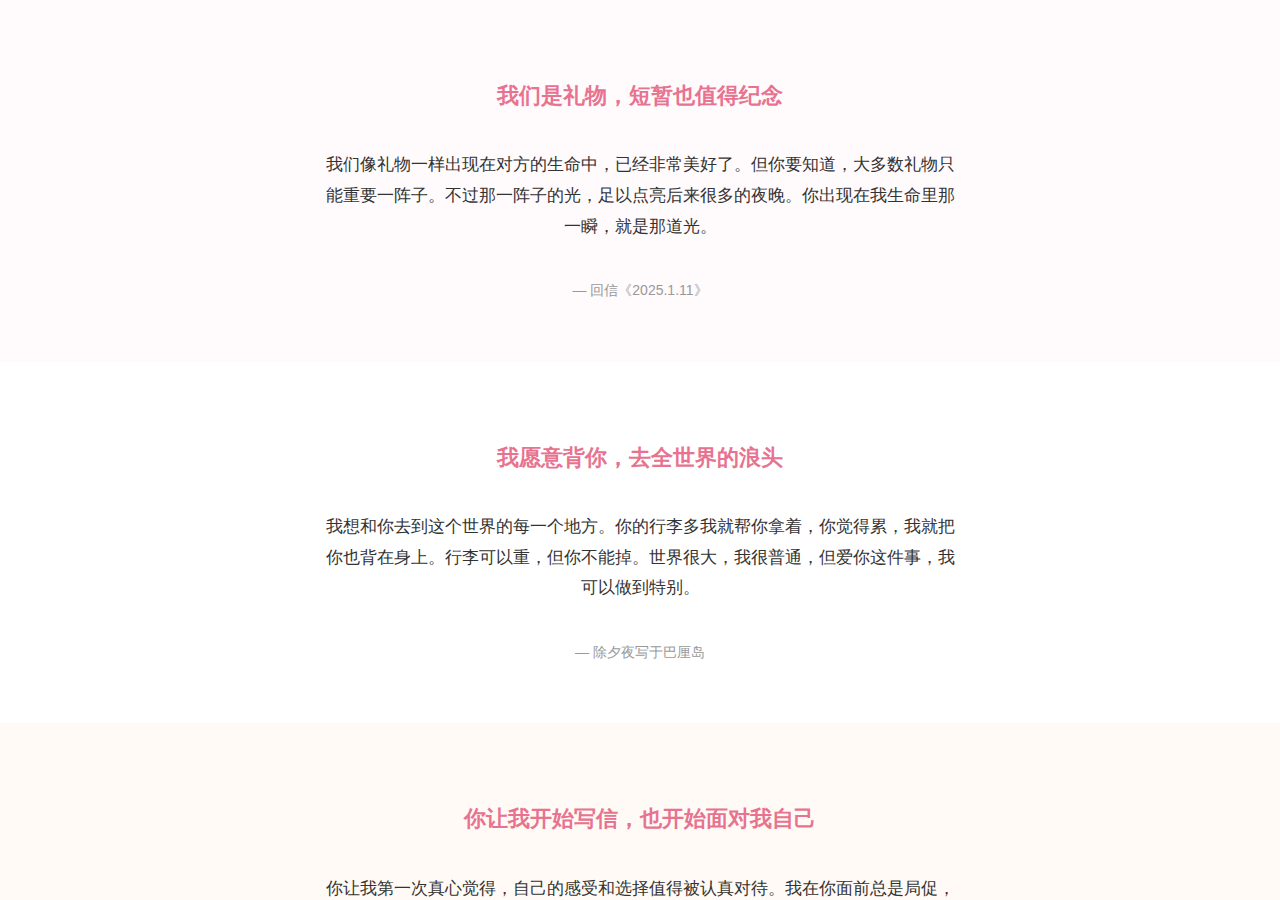
<file: capsule.htm>
<!DOCTYPE html>
<html lang="zh">
<head>
  <meta charset="UTF-8" />
  <meta name="viewport" content="width=device-width, initial-scale=1.0"/>
  <title>时间胶囊</title>
  <link rel="stylesheet" href="css/style.css" />
  <style>
    .capsule-container {
      overflow: hidden;
      width: 100vw;
      height: 100vh;
      position: relative;
    }
    .slide {
      width: 100vw;
      height: 100vh;
      padding: 60px 30px;
      box-sizing: border-box;
      display: flex;
      flex-direction: column;
      justify-content: center;
      align-items: center;
      scroll-snap-align: start;
    }
    .slider-wrapper {
      display: flex;
      flex-direction: column;
      scroll-snap-type: y mandatory;
      overflow-y: scroll;
      height: 100vh;
    }
    .slide h2 {
      font-size: 22px;
      color: #e77390;
      margin-bottom: 20px;
    }
    .slide p {
      font-size: 17px;
      line-height: 1.8;
      max-width: 640px;
    }
    .source {
      font-size: 14px;
      margin-top: 20px;
      color: #999;
    }
    audio { display: none; }
  </style>
</head>
<body>
  <audio autoplay loop>
    <source src="audio/forever_love.mp3" type="audio/mpeg" />
  </audio>
  <div class="capsule-container">
    <div class="slider-wrapper">

      <div class="slide" style="background:#fffafc;">
        <h2>我们是礼物，短暂也值得纪念</h2>
        <p>我们像礼物一样出现在对方的生命中，已经非常美好了。但你要知道，大多数礼物只能重要一阵子。不过那一阵子的光，足以点亮后来很多的夜晚。你出现在我生命里那一瞬，就是那道光。</p>
        <div class="source">— 回信《2025.1.11》</div>
      </div>

      <div class="slide" style="background:#fff;">
        <h2>我愿意背你，去全世界的浪头</h2>
        <p>我想和你去到这个世界的每一个地方。你的行李多我就帮你拿着，你觉得累，我就把你也背在身上。行李可以重，但你不能掉。世界很大，我很普通，但爱你这件事，我可以做到特别。</p>
        <div class="source">— 除夕夜写于巴厘岛</div>
      </div>

      <div class="slide" style="background:#fffaf5;">
        <h2>你让我开始写信，也开始面对我自己</h2>
        <p>你让我第一次真心觉得，自己的感受和选择值得被认真对待。我在你面前总是局促，拥抱你的时候会控制不了呼吸，牵手时手心出汗。一个自称经验丰富的32岁男人，在你面前像个学生。</p>
        <div class="source">— 第一封信《关于拥抱》</div>
      </div>

      <div class="slide" style="background:#fef6f7;">
        <h2>我怕一旦情绪有出口，就收不住了</h2>
        <p>不是我多难过奶奶的离去，而是难过仿佛没有很多人为她真正难过。我怕我一旦开始释放情绪，就止不住。我怕我以为我可以控制情绪，只是我以为。我怕这一切的情绪，终将无人知晓。</p>
        <div class="source">— 第四封信《关于生死离别》</div>
      </div>

      <div class="slide" style="background:#fff;">
        <h2>我将最软弱的一面留给你</h2>
        <p>我不喜欢承诺，也害怕异地。但我还是说了爱你，因为你让我安心。你会回应我每一次晚安，每一次确认。我知道这可能会辛苦，但也知道，如果是和你一起，我愿意试一试。</p>
        <div class="source">— 回信《2025.1.19》</div>
      </div>

      <div class="slide" style="background:#fefefe;">
        <h2>越是幸福的事物，越害怕失去</h2>
        <p>我曾想纹一个永远不会厌倦的图案，但迟迟没动手。小时候分离焦虑让我害怕分别，长大后我学会了感受最纯粹的孤独。但我依然相信幸福值得一试，哪怕冒一点点险。</p>
        <div class="source">— 回信《关于孤独》</div>
      </div>

      <div class="slide" style="background:#fff7f9;">
        <h2>但爱是永远</h2>
        <p>你说：“我他妈的何必呢”，可我想说，歌词是：但爱是永远。这不是懦夫行为。我不会否定自己曾经的努力，那些经历和你交织后，才成了我现在愿意一直牵手走下去的底气。</p>
        <div class="source">— 回信《2025.1.31》</div>
      </div>

    </div>
  </div>
</body>
</html>
</file>
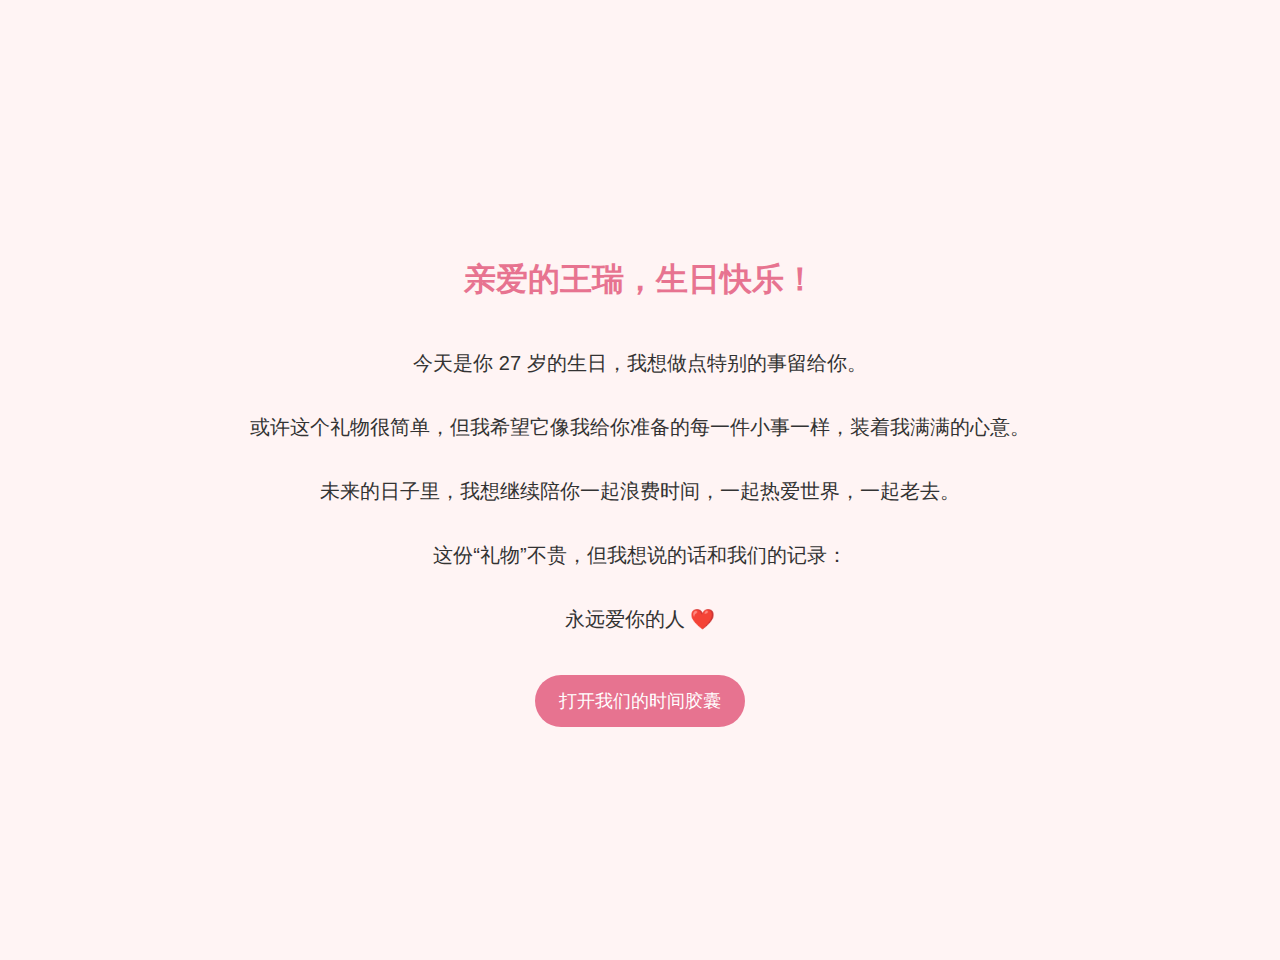
<file: page2.htm>
<!DOCTYPE html>
<html lang="zh">
<head>
  <meta charset="UTF-8" />
  <meta name="viewport" content="width=device-width, initial-scale=1.0"/>
  <title>生日快乐</title>
  <link rel="stylesheet" href="css/style.css" />
</head>
<body>
  <div class="page birthday">
    <h1>亲爱的王瑞，生日快乐！</h1>
    <p>今天是你 27 岁的生日，我想做点特别的事留给你。<br><br>
    或许这个礼物很简单，但我希望它像我给你准备的每一件小事一样，装着我满满的心意。<br><br>
    未来的日子里，我想继续陪你一起浪费时间，一起热爱世界，一起老去。<br><br>
    这份“礼物”不贵，但我想说的话和我们的记录：<br><br>
    永远爱你的人 ❤️</p>
    <a class="next-button" href="capsule.htm">打开我们的时间胶囊</a>
  </div>
</body>
</html>
</file>
<file: css/style.css>
body {
  margin: 0;
  font-family: 'Helvetica Neue', sans-serif;
  background: #fff4f4;
  color: #333;
  text-align: center;
  line-height: 1.6;
}
.page {
  display: flex;
  flex-direction: column;
  justify-content: center;
  align-items: center;
  min-height: 100vh;
  padding: 30px;
}
.cover-image {
  max-width: 100%;
  height: auto;
  border-radius: 10px;
  margin-bottom: 20px;
}
.next-button {
  display: inline-block;
  margin-top: 20px;
  padding: 12px 24px;
  background-color: #e77390;
  color: white;
  font-size: 18px;
  text-decoration: none;
  border-radius: 30px;
}
.birthday h1 {
  font-size: 32px;
  color: #e77390;
}
.birthday p {
  font-size: 20px;
}
.timeline {
  max-width: 100%;
  margin-top: 20px;
  border-radius: 10px;
}


.cover {
  background-image: url('../images/cover_bg.png');
  background-size: cover;
  background-position: center;
  color: white;
  text-shadow: 1px 1px 3px rgba(0,0,0,0.5);
}
</file>
